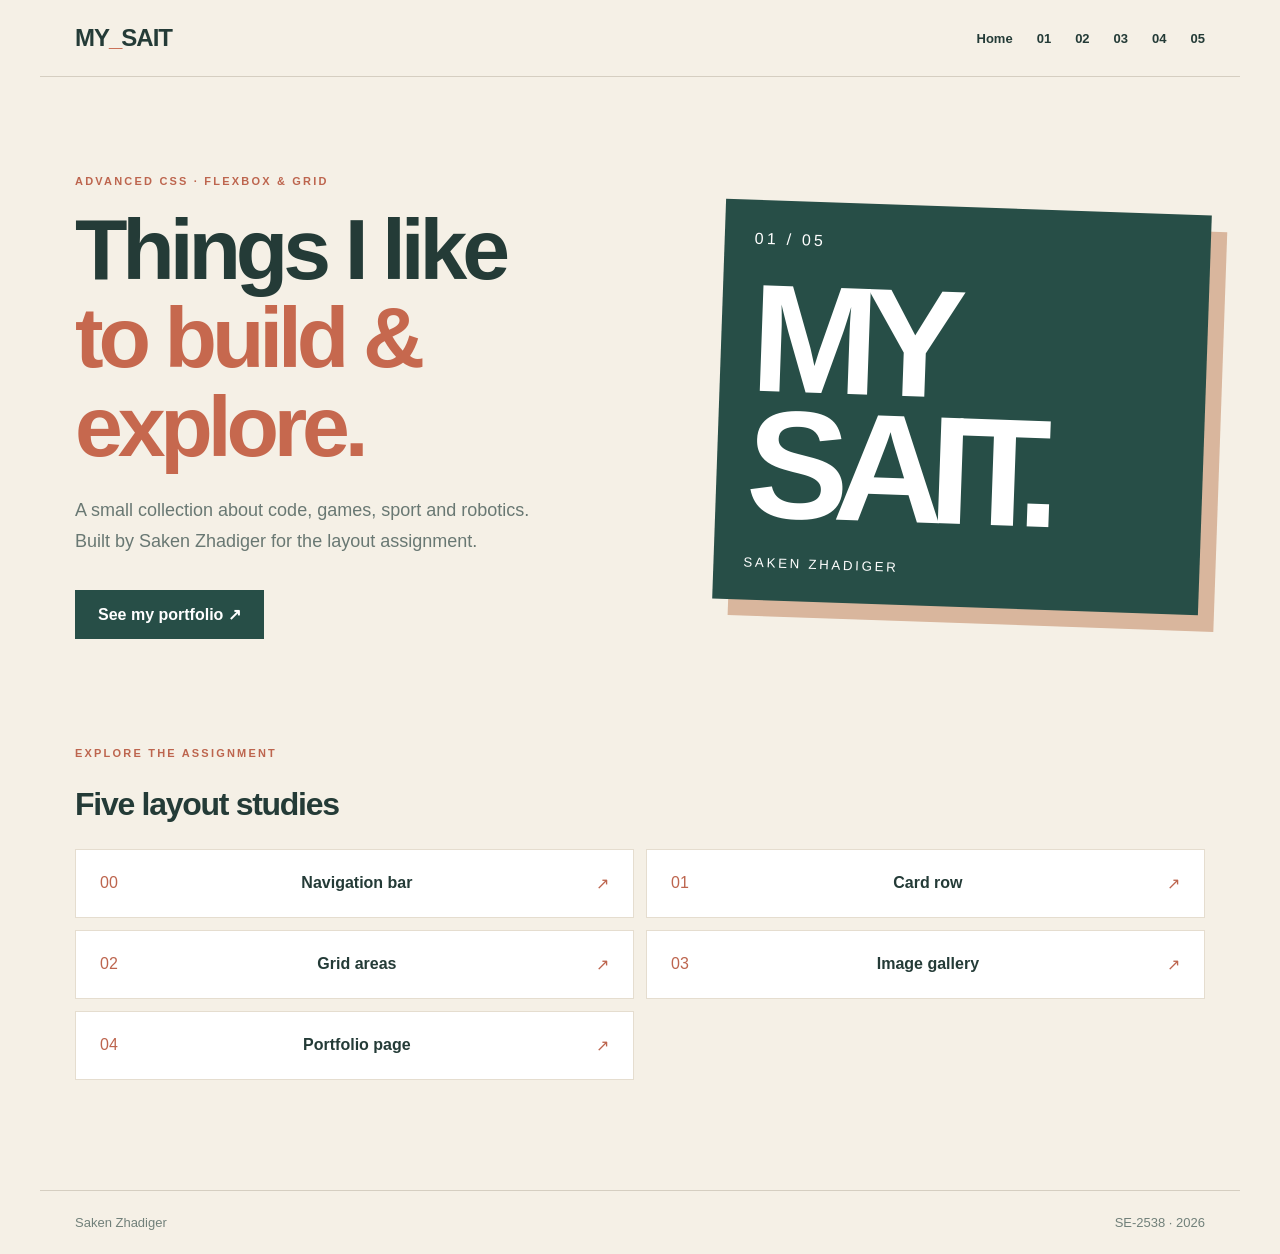
<file: WEB_1_Task2-main (1)/WEB_1_Task2-main/My_Sait/index.html>
<!doctype html>
<html lang="en">
  <head>
    <meta charset="utf-8">
    <meta name="viewport" content="width=device-width,initial-scale=1">
    <title>Home | My_Sait</title>
    <link rel="stylesheet" href="style.css">
  </head>
  <body>
    <header class="site-header">
      <a class="brand" href="index.html">MY<span>_</span>SAIT</a>
      <nav aria-label="Main navigation">
        <a href="index.html">Home</a>
        <a href="task0.html">01</a>
        <a href="task1.html">02</a>
        <a href="task2.html">03</a>
        <a href="task3.html">04</a>
        <a href="task4.html">05</a>
      </nav>
    </header>
    <main>
      <section class="hero">
        <div>
          <div class="eyebrow">ADVANCED CSS · FLEXBOX &amp; GRID</div>
          <h1>Things I like<br><em>to build &amp; explore.</em></h1>
          <p>A small collection about code, games, sport and robotics. Built by Saken Zhadiger for the layout assignment.</p>
          <a class="button" href="task4.html">See my portfolio ↗</a>
        </div>
        <div class="hero-art"><span>01 / 05</span><strong>MY<br>SAIT.</strong><small>SAKEN ZHADIGER</small></div>
      </section>
      <section class="section">
        <div class="eyebrow">EXPLORE THE ASSIGNMENT</div>
        <h2>Five layout studies</h2>
        <div class="index-grid"><a class="index-item" href="task0.html"><span>00</span><strong>Navigation bar</strong><span>↗</span></a><a class="index-item" href="task1.html"><span>01</span><strong>Card row</strong><span>↗</span></a><a class="index-item" href="task2.html"><span>02</span><strong>Grid areas</strong><span>↗</span></a><a class="index-item" href="task3.html"><span>03</span><strong>Image gallery</strong><span>↗</span></a><a class="index-item" href="task4.html"><span>04</span><strong>Portfolio page</strong><span>↗</span></a></div>
      </section>
    </main>
    <footer class="site-footer">Saken Zhadiger <span>SE-2538 · 2026</span></footer>
  </body>
</html>
</file>
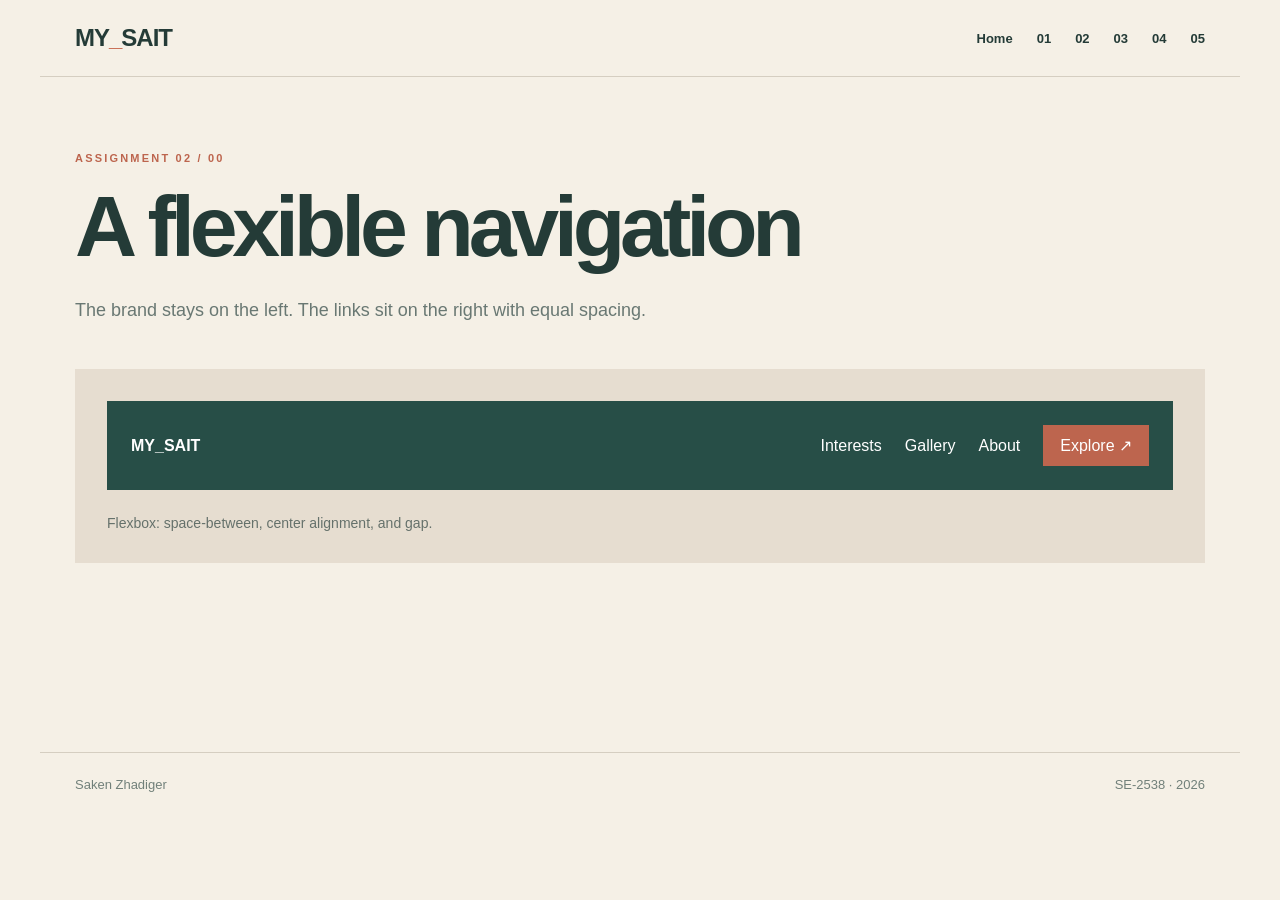
<file: WEB_1_Task2-main (1)/WEB_1_Task2-main/My_Sait/task0.html>
<!doctype html>
<html lang="en">
  <head>
    <meta charset="utf-8">
    <meta name="viewport" content="width=device-width,initial-scale=1">
    <title>Navigation | My_Sait</title>
    <link rel="stylesheet" href="style.css">
  </head>
  <body>
    <header class="site-header">
      <a class="brand" href="index.html">MY<span>_</span>SAIT</a>
      <nav aria-label="Main navigation">
        <a href="index.html">Home</a>
        <a href="task0.html">01</a>
        <a href="task1.html">02</a>
        <a href="task2.html">03</a>
        <a href="task3.html">04</a>
        <a href="task4.html">05</a>
      </nav>
    </header>
    <main>
      <div class="eyebrow">ASSIGNMENT 02 / 00</div>
      <h1>A flexible navigation</h1>
      <p class="intro">The brand stays on the left. The links sit on the right with equal spacing.</p>
      <section class="demo">
        <div class="sample-nav">
          <strong>MY_SAIT</strong>
          <div><a href="task1.html">Interests</a><a href="task3.html">Gallery</a><a href="task4.html">About</a><a class="nav-pill" href="task4.html">Explore ↗</a></div>
        </div>
        <p class="demo-note">Flexbox: space-between, center alignment, and gap.</p>
      </section>
    </main>
    <footer class="site-footer">Saken Zhadiger <span>SE-2538 · 2026</span></footer>
  </body>
</html>
</file>
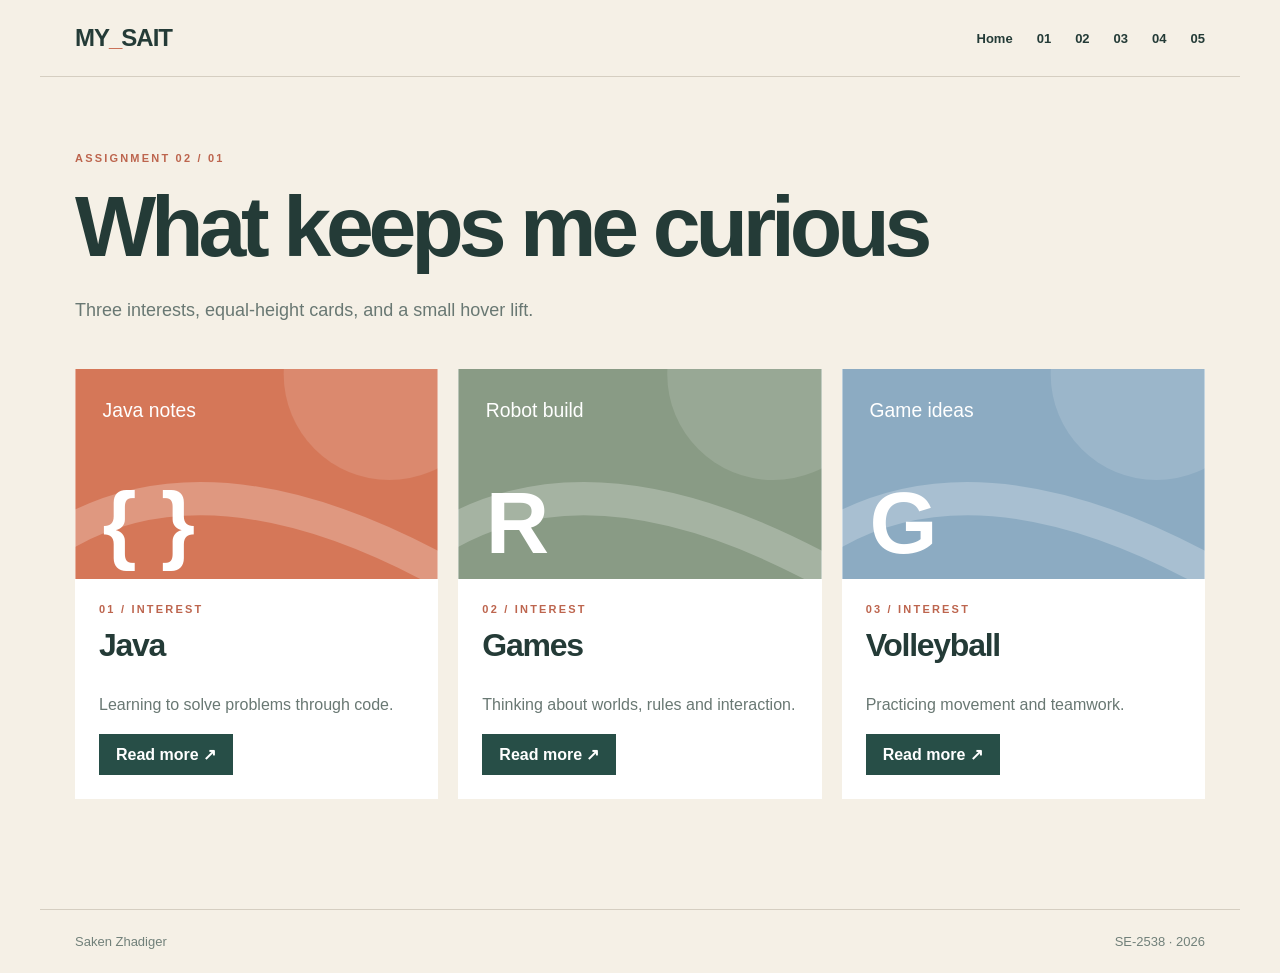
<file: WEB_1_Task2-main (1)/WEB_1_Task2-main/My_Sait/task1.html>
<!doctype html>
<html lang="en">
  <head>
    <meta charset="utf-8">
    <meta name="viewport" content="width=device-width,initial-scale=1">
    <title>Cards | My_Sait</title>
    <link rel="stylesheet" href="style.css">
  </head>
  <body>
    <header class="site-header">
      <a class="brand" href="index.html">MY<span>_</span>SAIT</a>
      <nav aria-label="Main navigation">
        <a href="index.html">Home</a>
        <a href="task0.html">01</a>
        <a href="task1.html">02</a>
        <a href="task2.html">03</a>
        <a href="task3.html">04</a>
        <a href="task4.html">05</a>
      </nav>
    </header>
    <main>
      <div class="eyebrow">ASSIGNMENT 02 / 01</div>
      <h1>What keeps me curious</h1>
      <p class="intro">Three interests, equal-height cards, and a small hover lift.</p>
      <section class="card-row">
        <article class="interest-card">
          <img src="images/tile1.svg" alt="Java illustration">
          <div class="card-content">
            <span class="eyebrow">01 / INTEREST</span>
            <h2>Java</h2>
            <p>Learning to solve problems through code.</p>
            <a class="card-button" href="task4.html">Read more ↗</a>
          </div>
        </article>
        <article class="interest-card">
          <img src="images/tile2.svg" alt="Games illustration">
          <div class="card-content">
            <span class="eyebrow">02 / INTEREST</span>
            <h2>Games</h2>
            <p>Thinking about worlds, rules and interaction.</p>
            <a class="card-button" href="task4.html">Read more ↗</a>
          </div>
        </article>
        <article class="interest-card">
          <img src="images/tile3.svg" alt="Volleyball illustration">
          <div class="card-content">
            <span class="eyebrow">03 / INTEREST</span>
            <h2>Volleyball</h2>
            <p>Practicing movement and teamwork.</p>
            <a class="card-button" href="task4.html">Read more ↗</a>
          </div>
        </article>
      </section>
    </main>
    <footer class="site-footer">Saken Zhadiger <span>SE-2538 · 2026</span></footer>
  </body>
</html>
</file>
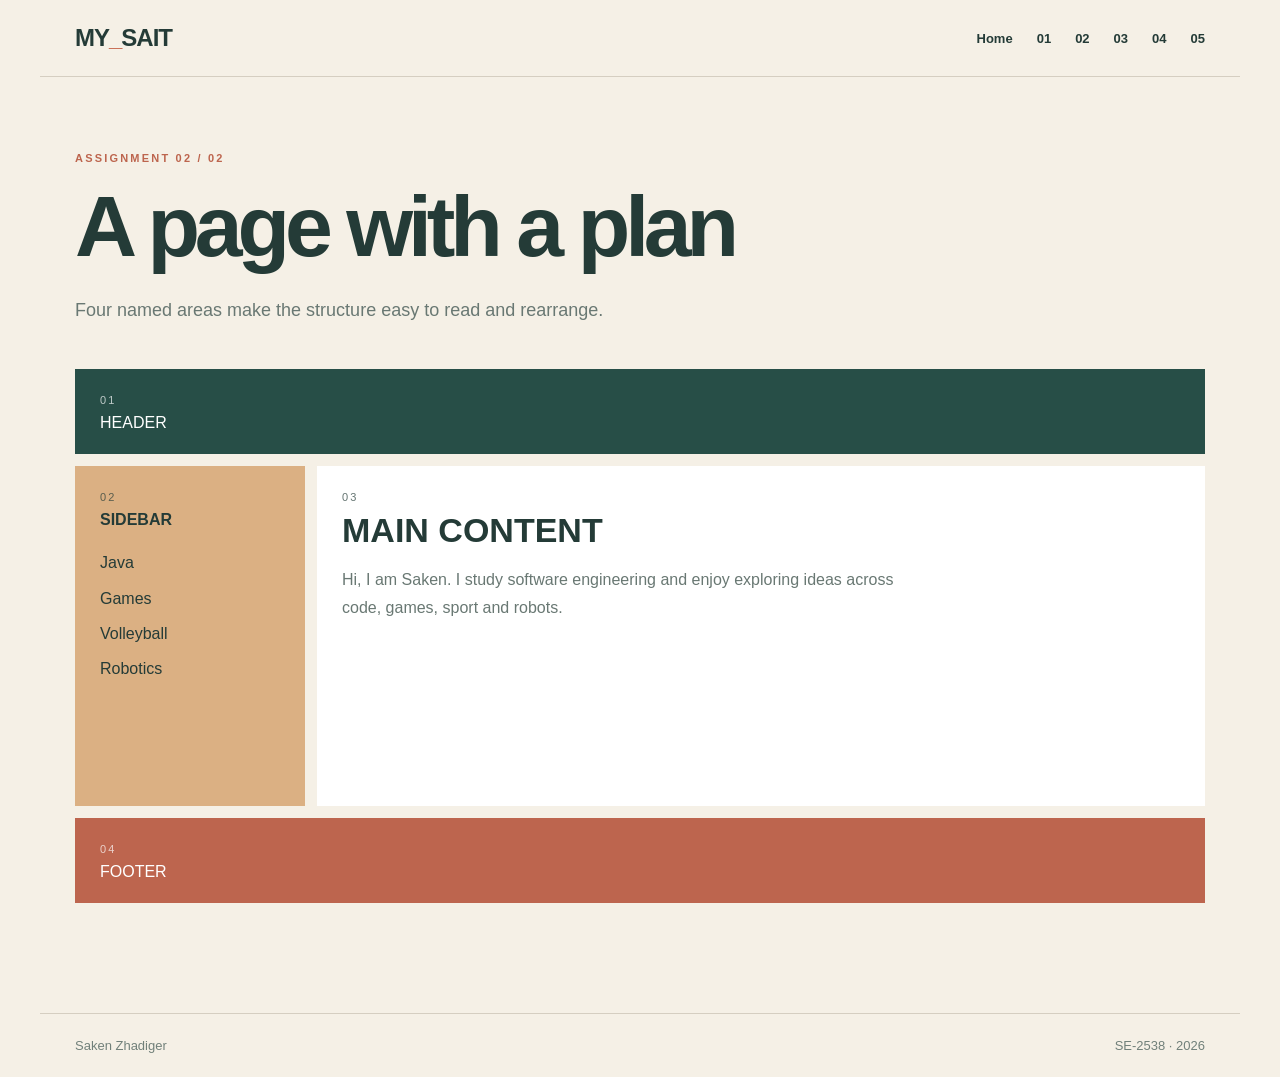
<file: WEB_1_Task2-main (1)/WEB_1_Task2-main/My_Sait/task2.html>
<!doctype html>
<html lang="en">
  <head>
    <meta charset="utf-8">
    <meta name="viewport" content="width=device-width,initial-scale=1">
    <title>Grid areas | My_Sait</title>
    <link rel="stylesheet" href="style.css">
  </head>
  <body>
    <header class="site-header">
      <a class="brand" href="index.html">MY<span>_</span>SAIT</a>
      <nav aria-label="Main navigation">
        <a href="index.html">Home</a>
        <a href="task0.html">01</a>
        <a href="task1.html">02</a>
        <a href="task2.html">03</a>
        <a href="task3.html">04</a>
        <a href="task4.html">05</a>
      </nav>
    </header>
    <main>
      <div class="eyebrow">ASSIGNMENT 02 / 02</div>
      <h1>A page with a plan</h1>
      <p class="intro">Four named areas make the structure easy to read and rearrange.</p>
      <section class="areas">
        <div class="area-head"><span>01</span>HEADER</div>
        <aside class="area-side">
          <span>02</span><strong>SIDEBAR</strong>
          <p>Java<br>Games<br>Volleyball<br>Robotics</p>
        </aside>
        <div class="area-main">
          <span>03</span><strong>MAIN CONTENT</strong>
          <p>Hi, I am Saken. I study software engineering and enjoy exploring ideas across code, games, sport and robots.</p>
        </div>
        <div class="area-foot"><span>04</span>FOOTER</div>
      </section>
    </main>
    <footer class="site-footer">Saken Zhadiger <span>SE-2538 · 2026</span></footer>
  </body>
</html>
</file>
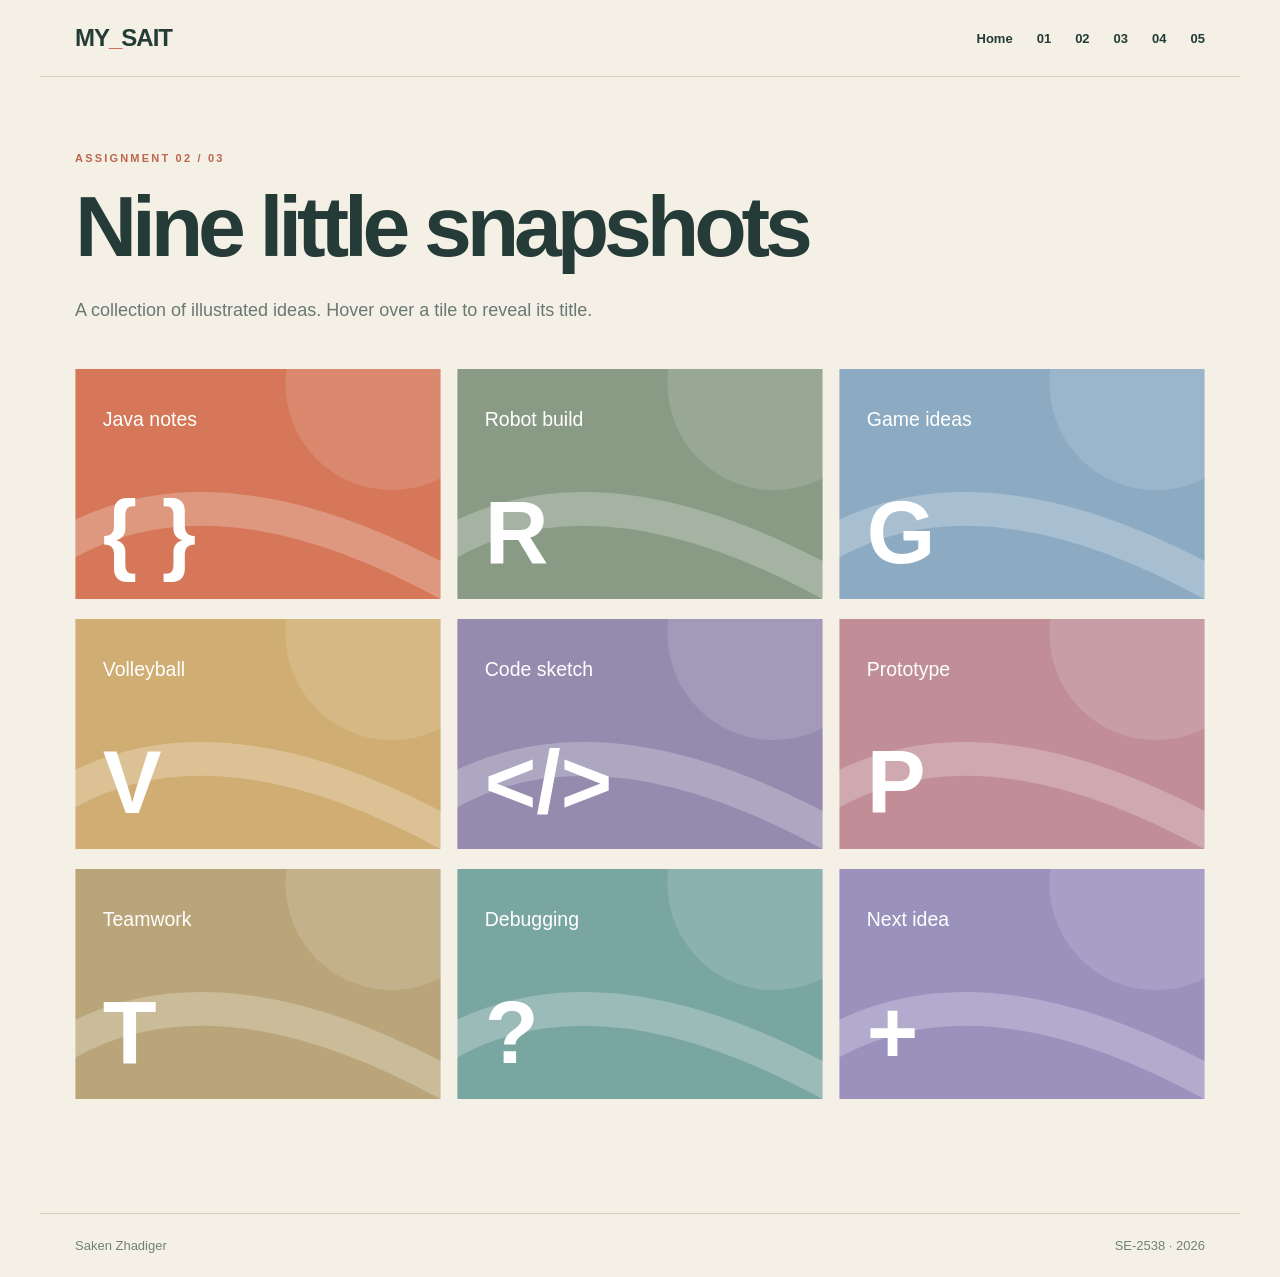
<file: WEB_1_Task2-main (1)/WEB_1_Task2-main/My_Sait/task3.html>
<!doctype html>
<html lang="en">
  <head>
    <meta charset="utf-8">
    <meta name="viewport" content="width=device-width,initial-scale=1">
    <title>Gallery | My_Sait</title>
    <link rel="stylesheet" href="style.css">
  </head>
  <body>
    <header class="site-header">
      <a class="brand" href="index.html">MY<span>_</span>SAIT</a>
      <nav aria-label="Main navigation">
        <a href="index.html">Home</a>
        <a href="task0.html">01</a>
        <a href="task1.html">02</a>
        <a href="task2.html">03</a>
        <a href="task3.html">04</a>
        <a href="task4.html">05</a>
      </nav>
    </header>
    <main>
      <div class="eyebrow">ASSIGNMENT 02 / 03</div>
      <h1>Nine little snapshots</h1>
      <p class="intro">A collection of illustrated ideas. Hover over a tile to reveal its title.</p>
      <section class="gallery">
        <figure>
          <img src="images/tile1.svg" alt="Java notes illustration">
          <figcaption>Java notes</figcaption>
        </figure>
        <figure>
          <img src="images/tile2.svg" alt="Robot build illustration">
          <figcaption>Robot build</figcaption>
        </figure>
        <figure>
          <img src="images/tile3.svg" alt="Game ideas illustration">
          <figcaption>Game ideas</figcaption>
        </figure>
        <figure>
          <img src="images/tile4.svg" alt="Volleyball illustration">
          <figcaption>Volleyball</figcaption>
        </figure>
        <figure>
          <img src="images/tile5.svg" alt="Code sketch illustration">
          <figcaption>Code sketch</figcaption>
        </figure>
        <figure>
          <img src="images/tile6.svg" alt="Prototype illustration">
          <figcaption>Prototype</figcaption>
        </figure>
        <figure>
          <img src="images/tile7.svg" alt="Teamwork illustration">
          <figcaption>Teamwork</figcaption>
        </figure>
        <figure>
          <img src="images/tile8.svg" alt="Debugging illustration">
          <figcaption>Debugging</figcaption>
        </figure>
        <figure>
          <img src="images/tile9.svg" alt="Next idea illustration">
          <figcaption>Next idea</figcaption>
        </figure>
      </section>
    </main>
    <footer class="site-footer">Saken Zhadiger <span>SE-2538 · 2026</span></footer>
  </body>
</html>
</file>
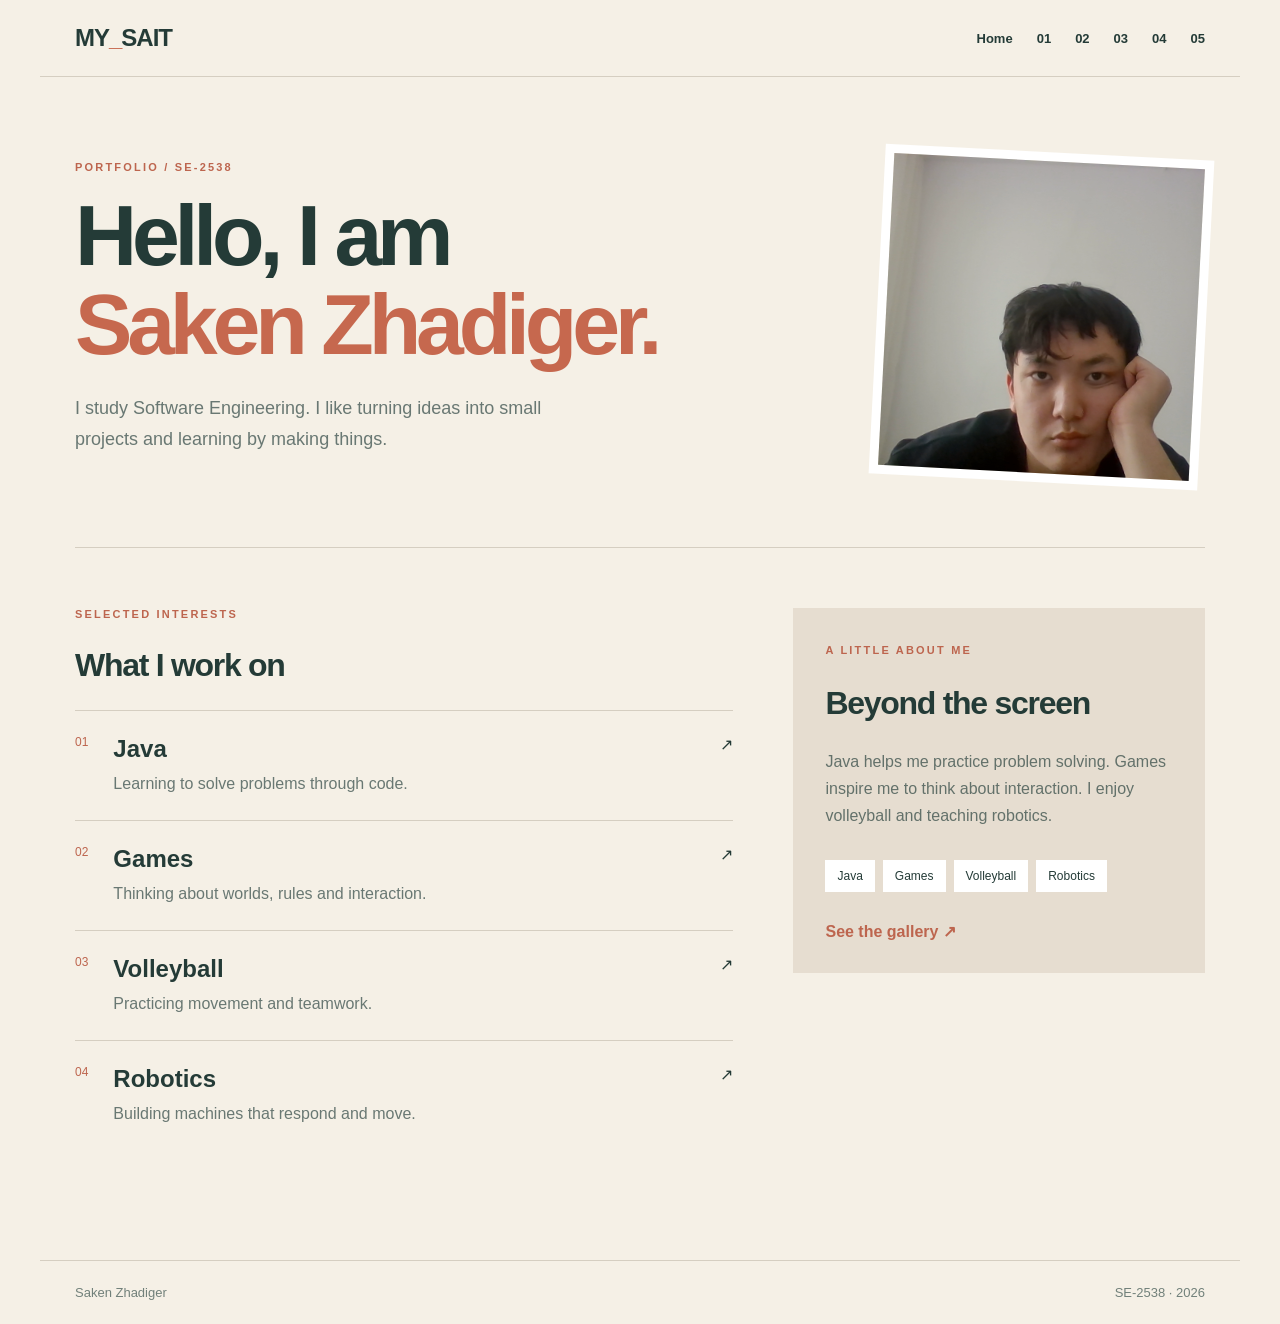
<file: WEB_1_Task2-main (1)/WEB_1_Task2-main/My_Sait/task4.html>
<!doctype html>
<html lang="en">
  <head>
    <meta charset="utf-8">
    <meta name="viewport" content="width=device-width,initial-scale=1">
    <title>Portfolio | My_Sait</title>
    <link rel="stylesheet" href="style.css">
  </head>
  <body>
    <header class="site-header">
      <a class="brand" href="index.html">MY<span>_</span>SAIT</a>
      <nav aria-label="Main navigation">
        <a href="index.html">Home</a>
        <a href="task0.html">01</a>
        <a href="task1.html">02</a>
        <a href="task2.html">03</a>
        <a href="task3.html">04</a>
        <a href="task4.html">05</a>
      </nav>
    </header>
    <main>
      <section class="portfolio-hero">
        <div>
          <div class="eyebrow">PORTFOLIO / SE-2538</div>
          <h1>Hello, I am<br><em>Saken Zhadiger.</em></h1>
          <p>I study Software Engineering. I like turning ideas into small projects and learning by making things.</p>
        </div>
        <img src="images/saken.png" alt="Portrait of Saken Zhadiger">
      </section>
      <div class="portfolio-layout">
        <section class="projects">
          <div class="eyebrow">SELECTED INTERESTS</div>
          <h2>What I work on</h2>
          <article class="project">
            <span>01</span>
            <div>
              <h3>Java</h3>
              <p>Learning to solve problems through code.</p>
            </div>
            <span>↗</span>
          </article>
          <article class="project">
            <span>02</span>
            <div>
              <h3>Games</h3>
              <p>Thinking about worlds, rules and interaction.</p>
            </div>
            <span>↗</span>
          </article>
          <article class="project">
            <span>03</span>
            <div>
              <h3>Volleyball</h3>
              <p>Practicing movement and teamwork.</p>
            </div>
            <span>↗</span>
          </article>
          <article class="project">
            <span>04</span>
            <div>
              <h3>Robotics</h3>
              <p>Building machines that respond and move.</p>
            </div>
            <span>↗</span>
          </article>
        </section>
        <aside class="profile">
          <span class="eyebrow">A LITTLE ABOUT ME</span>
          <h2>Beyond the screen</h2>
          <p>Java helps me practice problem solving. Games inspire me to think about interaction. I enjoy volleyball and teaching robotics.</p>
          <div class="tags">
            <span>Java</span>
            <span>Games</span>
            <span>Volleyball</span>
            <span>Robotics</span>
          </div>
          <a href="task3.html">See the gallery ↗</a>
        </aside>
      </div>
    </main>
    <footer class="site-footer">Saken Zhadiger <span>SE-2538 · 2026</span></footer>
  </body>
</html>
</file>
<file: WEB_1_Task2-main (1)/WEB_1_Task2-main/My_Sait/style.css>
* {
  box-sizing: border-box;
}

body {
  margin: 0;
  background: #f5f0e6;
  color: #243b37;
  font-family: Arial,sans-serif;
}

a {
  color: inherit;
  text-decoration: none;
}

.site-header,.site-footer {
  max-width: 1200px;
  margin: auto;
  padding: 24px 35px;
  display: flex;
  align-items: center;
  justify-content: space-between;
  gap: 20px;
}

.site-header {
  border-bottom: 1px solid #d5cec1;
}

.brand {
  font-size: 24px;
  font-weight: 900;
  letter-spacing: -1px;
}

.brand span,h1 em {
  color: #c6684e;
}

.site-header nav {
  display: flex;
  gap: 24px;
  font-weight: bold;
  font-size: 13px;
}

.site-header a:hover,.site-footer a:hover {
  color: #c6684e;
}

main {
  max-width: 1200px;
  min-height: 75vh;
  margin: auto;
  padding: 75px 35px 110px;
}

.site-footer {
  border-top: 1px solid #d5cec1;
  color: #71807a;
  font-size: 13px;
}

.eyebrow {
  color: #bd654e;
  font-size: 11px;
  font-weight: bold;
  letter-spacing: .2em;
  text-transform: uppercase;
}

h1 {
  font-size: clamp(48px,7vw,86px);
  line-height: 1.03;
  letter-spacing: -.06em;
  margin: 18px 0 25px;
}

h1 em {
  font-style: normal;
}

h2 {
  font-size: 32px;
  letter-spacing: -.04em;
}

.intro {
  color: #697873;
  font-size: 18px;
  line-height: 1.6;
  max-width: 650px;
  margin-bottom: 45px;
}

.hero {
  display: grid;
  grid-template-columns: 1.1fr .9fr;
  align-items: center;
  gap: 50px;
  min-height: 510px;
}

.hero p,.portfolio-hero p {
  font-size: 18px;
  line-height: 1.7;
  color: #697873;
  max-width: 480px;
}

.button {
  display: inline-block;
  background: #274e47;
  color: white;
  padding: 15px 23px;
  margin-top: 16px;
  font-weight: bold;
}

.button:hover {
  background: #bd654e;
}

.hero-art {
  height: 400px;
  background: #274e47;
  color: white;
  padding: 30px;
  display: flex;
  flex-direction: column;
  justify-content: space-between;
  transform: rotate(2deg);
  box-shadow: 16px 16px #d9b69d;
}

.hero-art strong {
  font-size: clamp(90px,12vw,155px);
  line-height: .82;
  letter-spacing: -.1em;
}

.hero-art small,.hero-art>span {
  letter-spacing: .2em;
}

.section {
  margin-top: 85px;
}

.index-grid {
  display: grid;
  grid-template-columns: repeat(2,1fr);
  gap: 12px;
}

.index-item {
  background: white;
  border: 1px solid #e5ddcf;
  padding: 24px;
  display: flex;
  justify-content: space-between;
  gap: 15px;
}

.index-item span {
  color: #bd654e;
}

.index-item:hover {
  background: #e9ddd0;
}

.demo {
  background: #e6ddd0;
  padding: 32px;
}

.sample-nav {
  background: #274e47;
  color: white;
  padding: 24px;
  display: flex;
  justify-content: space-between;
  align-items: center;
  gap: 20px;
  flex-wrap: wrap;
}

.sample-nav>div {
  display: flex;
  align-items: center;
  gap: 23px;
  flex-wrap: wrap;
}

.nav-pill {
  background: #bd654e;
  padding: 11px 17px;
}

.demo-note {
  margin: 25px 0 0;
  color: #65716b;
  font-size: 14px;
}

.card-row {
  display: flex;
  gap: 20px;
  align-items: stretch;
}

.interest-card {
  background: white;
  flex: 1;
  min-width: 0;
  display: flex;
  flex-direction: column;
  transition: transform .2s,box-shadow .2s;
}

.interest-card:hover {
  transform: translateY(-7px);
  box-shadow: 0 16px 25px #243b3720;
}

.interest-card img {
  width: 100%;
  height: 210px;
  object-fit: cover;
}

.card-content {
  padding: 24px;
  flex: 1;
  display: flex;
  flex-direction: column;
}

.card-content h2 {
  margin: 12px 0;
}

.card-content p {
  color: #697873;
  line-height: 1.6;
}

.card-content a {
  margin-top: auto;
  color: #bd654e;
  font-weight: bold;
}

.areas {
  display: grid;
  grid-template-columns: 230px 1fr;
  grid-template-rows: 85px minmax(340px,auto) 85px;
  grid-template-areas: "header header" "sidebar main" "footer footer";
  gap: 12px;
}

.areas>* {
  padding: 25px;
}

.areas span {
  display: block;
  font-size: 11px;
  opacity: .7;
  letter-spacing: .2em;
  margin-bottom: 8px;
}

.area-head {
  grid-area: header;
  background: #274e47;
  color: white;
}

.area-side {
  grid-area: sidebar;
  background: #dbb083;
}

.area-main {
  grid-area: main;
  background: white;
}

.area-main strong {
  font-size: 34px;
}

.area-main p {
  line-height: 1.7;
  max-width: 580px;
  color: #697873;
}

.area-side p {
  line-height: 2.2;
}

.area-foot {
  grid-area: footer;
  background: #bd654e;
  color: white;
}

.gallery {
  display: grid;
  grid-template-columns: repeat(3,1fr);
  gap: 16px;
}

.gallery figure {
  position: relative;
  margin: 0;
  overflow: hidden;
}

.gallery img {
  width: 100%;
  height: 230px;
  object-fit: cover;
  transition: transform .25s;
}

.gallery figure:hover img {
  transform: scale(1.06);
}

.gallery figcaption {
  position: absolute;
  bottom: 0;
  left: 0;
  right: 0;
  padding: 16px;
  background: #243b37df;
  color: white;
  opacity: 0;
  transform: translateY(10px);
  transition: .2s;
}

.gallery figure:hover figcaption {
  opacity: 1;
  transform: translateY(0);
}

.portfolio-hero {
  display: grid;
  grid-template-columns: 1.4fr .6fr;
  gap: 35px;
  align-items: center;
  padding-bottom: 65px;
  border-bottom: 1px solid #d5cec1;
}

.portfolio-hero img {
  width: 100%;
  height: 330px;
  object-fit: cover;
  border: 9px solid white;
  transform: rotate(3deg);
}

.portfolio-layout {
  display: grid;
  grid-template-columns: 1.6fr 1fr;
  gap: 60px;
  padding-top: 60px;
}

.project {
  display: flex;
  gap: 25px;
  align-items: flex-start;
  border-top: 1px solid #d5cec1;
  padding: 24px 0;
}

.project>span:first-child {
  color: #bd654e;
  font-size: 12px;
}

.project div {
  flex: 1;
}

.project h3 {
  font-size: 24px;
  margin: 0 0 9px;
}

.project p {
  color: #697873;
  line-height: 1.5;
  margin: 0;
}

.project:hover h3 {
  color: #bd654e;
}

.profile {
  background: #e6ddd0;
  padding: 32px;
  align-self: start;
}

.profile p {
  line-height: 1.7;
  color: #63716a;
}

.tags {
  display: flex;
  flex-wrap: wrap;
  gap: 8px;
  margin: 30px 0;
}

.tags span {
  background: white;
  padding: 9px 12px;
  font-size: 12px;
}

.profile a {
  color: #bd654e;
  font-weight: bold;
}

@media(max-width:750px) {
  .site-header,.site-footer {
    padding: 20px;
  }
  .site-header {
    flex-direction: column;
    align-items: flex-start;
  }
  .site-header nav {
    gap: 15px;
    flex-wrap: wrap;
  }
  main {
    padding: 50px 20px 75px;
  }
  .hero,.portfolio-hero,.portfolio-layout {
    grid-template-columns: 1fr;
  }
  .hero-art {
    height: 320px;
    max-width: 500px;
  }
  .card-row {
    flex-direction: column;
  }
  .gallery {
    grid-template-columns: repeat(2,1fr);
  }
  .areas {
    grid-template-columns: 130px 1fr;
  }
  .index-grid {
    grid-template-columns: 1fr;
  }
}

@media(max-width:480px) {
  .gallery {
    grid-template-columns: 1fr;
  }
  .areas {
    grid-template-columns: 1fr;
    grid-template-rows: auto;
    grid-template-areas: "header" "sidebar" "main" "footer";
  }
}

.card-content .card-button {
  display: inline-block;
  align-self: flex-start;
  margin-top: auto;
  background: #274e47;
  color: white;
  padding: 11px 17px;
}

.card-content .card-button:hover {
  background: #bd654e;
}
</file>
